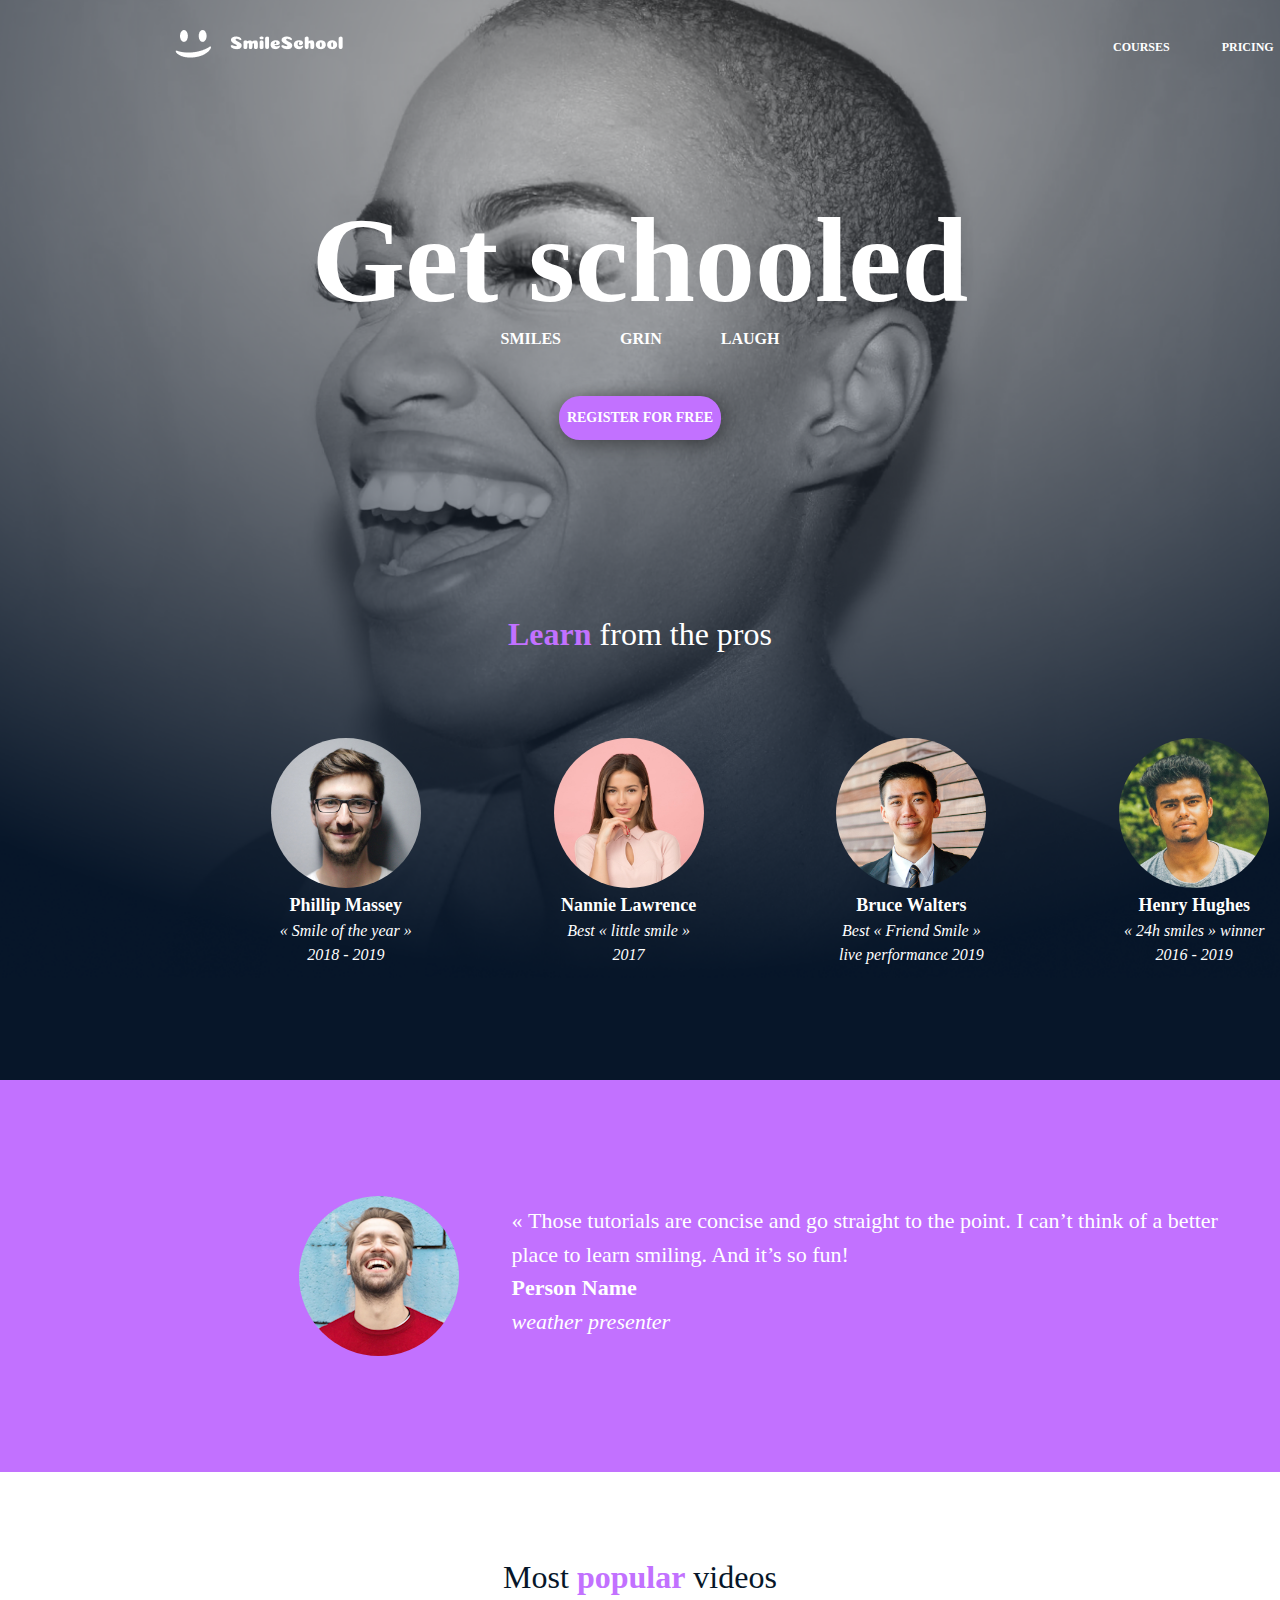
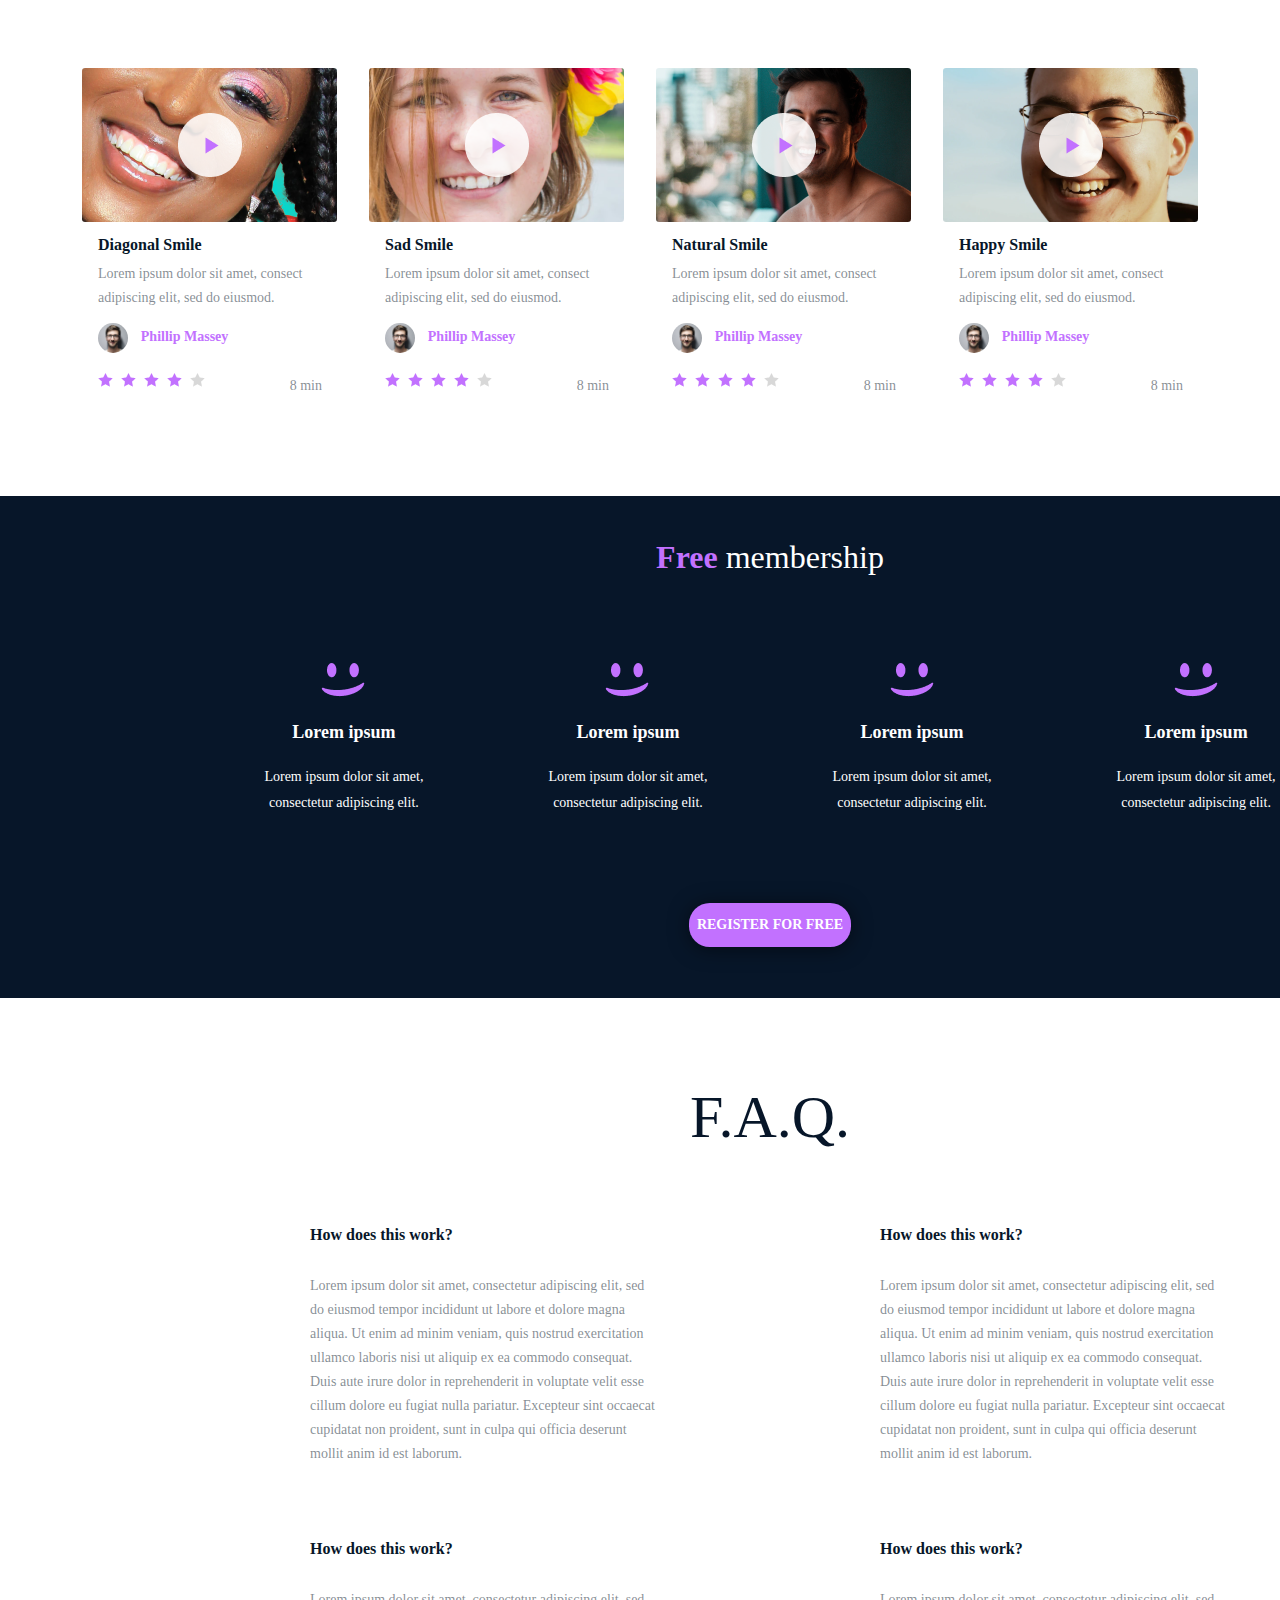
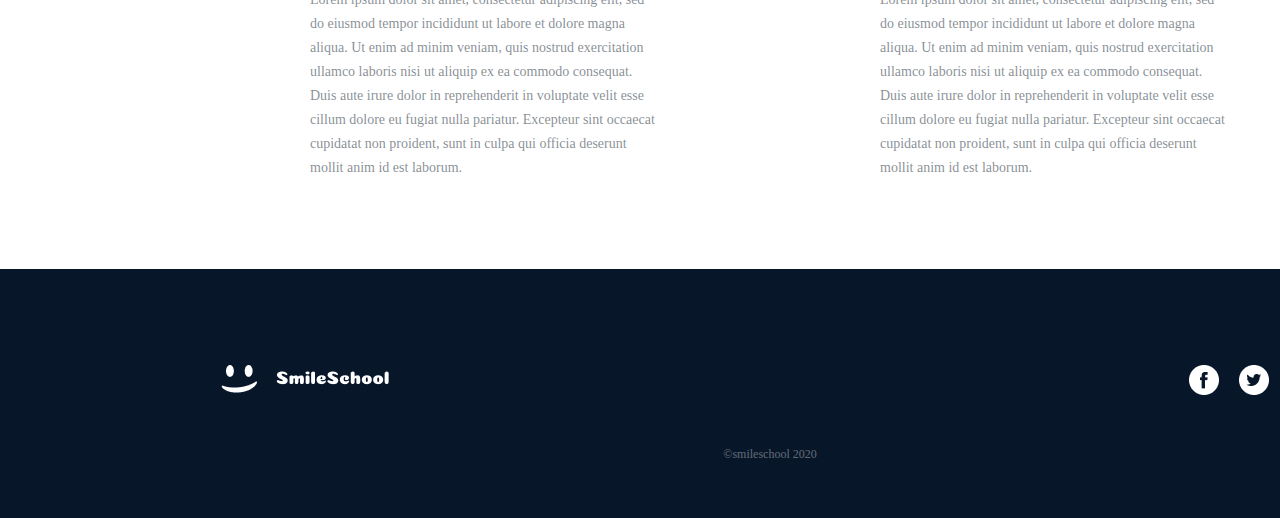
<file: index.html>
<!DOCTYPE html>
<html lang="en">
<head>
  <meta charset="UTF-8">
  <meta name="viewport" content="width=device-width, initial-scale=1.0">
  <title>Homepage</title>
  <link rel="stylesheet" type="text/css" href="styles.css">
</head>
<body>
  <header>
    <!--  HEADER  -->
    <div class="header_container">
      <a href="#">
        <img src="images/logo.png" alt="LOGO">
      </a>
      <div class="navbar_buttons">
        <a href="#">COURSES</a>
        <a href="#">PRICING</a>
        <a href="#">LOGIN</a>
      </div>
    </div>
  </header>
  <main>
    <!-- BANNER SECTION -->
    <section class="banner">
      <div class="banner_container">
      <div class="banner_big_text">
        <h1>Get schooled</h1>
          <p>SMILES GRIN LAUGH</p> 
        <button>REGISTER FOR FREE</button>
      </div>
    <div class="pros_container">
      <h2><span>Learn</span> from the pros</h2>
      <div class="pro_content_container">
        <div class="pro1">
          <img src="images/pro1.png" alt="IMAGE">
          <h4>Phillip Massey</h4>
          <p>« Smile of the year » 2018 - 2019</p>
        </div>
        <div class="pro2">
          <img src="images/pro2.png" alt="IMAGE">
          <h4>Nannie Lawrence</h4>
          <p>Best « little smile » 2017</p>
        </div>
        <div class="pro3">
          <img src="images/pro3.png" alt="IMAGE">
          <h4>Bruce Walters</h4>
          <p>Best « Friend Smile » live performance 2019</p>
        </div>
        <div class="pro4">
          <img src="images/pro4.png" alt="IMAGE">
          <h4>Henry Hughes</h4>
          <p>« 24h smiles » winner 2016 - 2019</p>
        </div>
      </div>
      </div>
    </div>
    </section>
    <!-- QUOTE SECTION -->
    <section>
      <div class="quote_container">
        <div class="quote_w_img">
          <div class="quote_img">
            <img src="images/veryHappyMan.png" alt="IMAGE">
          </div>
        <div class="quote_text_container">
          <blockquote>« Those tutorials are concise and go straight to the point. I can’t think of a better place to learn smiling. And it’s so fun!</blockquote>
          <cite>Person Name</cite>
          <p>weather presenter</p>
        </div>
        </div>
      </div>
    </section>
    <!-- VIDEO SECTION -->
    <section>
      <div class="video_container">
        <h2>Most <span>popular</span> videos</h2>
        <div class="video_content_container">
          <div class="video">
            <div class="video_box">
            <img class="thumbnail" src="images/video1.png" alt="IMAGE">
            <img class="play" src="images/playbutton.png" alt="playbutton">
            </div>
            <h5>Diagonal Smile</h5>
            <p>Lorem ipsum dolor sit amet, consect adipiscing elit, sed do eiusmod.
            </p>
            <div class="video_person">
              <img src="images/pro1.png" alt="IMAGE">
              <h6>Phillip Massey</h6>
            </div>
            <div class="rating_container">
              <div>
                <img src="images/rating.png" alt="IMAGE">
              </div>
              <p>8 min</p>
            </div>
          </div>
          <div class="video">
            <div class="video_box">
            <img class="thumbnail" src="images/video2.png" alt="IMAGE">
            <img class="play" src="images/playbutton.png" alt="playbutton">
            </div>
            <h5>Sad Smile</h5>
            <p>Lorem ipsum dolor sit amet, consect adipiscing elit, sed do eiusmod.
            </p>
            <div class="video_person">
              <img src="images/pro1.png" alt="IMAGE">
              <h6>Phillip Massey</h6>
            </div>
            <div class="rating_container">
              <div>
                <img src="images/rating.png" alt="IMAGE">
              </div>
              <p>8 min</p>
            </div>
          </div>
          <div class="video">
            <div class="video_box">
            <img class="thumbnail" src="images/video3.png" alt="IMAGE">
            <img class="play" src="images/playbutton.png" alt="playbutton">
            </div>
            <h5>Natural Smile</h5>
            <p>Lorem ipsum dolor sit amet, consect adipiscing elit, sed do eiusmod.
            </p>
            <div class="video_person">
              <img src="images/pro1.png" alt="IMAGE">
              <h6>Phillip Massey</h6>
            </div>
            <div class="rating_container">
              <div>
                <img src="images/rating.png" alt="IMAGE">
              </div>
              <p>8 min</p>
            </div>
          </div>
            <div class="video">
              <div class="video_box">
              <img class="thumbnail" src="images/video4.png" alt="IMAGE">
              <img class="play" src="images/playbutton.png" alt="playbutton">
              </div>
              <h5>Happy Smile</h5>
              <p>Lorem ipsum dolor sit amet, consect adipiscing elit, sed do eiusmod.
              </p>
              <div class="video_person">
                <img src="images/pro1.png" alt="IMAGE">
                <h6>Phillip Massey</h6>
              </div>
              <div class="rating_container">
                <div>
                  <img src="images/rating.png" alt="IMAGE">
                </div>
                <p>8 min</p>
              </div>
            </div>
        </div>
      </div>
    </section>
    <!-- Membership Section -->
    <section>
      <div class="membership_container">
        <h2><span>Free</span> membership</h2>
        <div class="membership_content_container">
          <div class="membership">
            <img src="images/smile.png" alt="IMAGE">
            <h5>Lorem ipsum</h5>
            <p>Lorem ipsum dolor sit amet, consectetur adipiscing elit.</p>
          </div>
          <div class="membership">
            <img src="images/smile.png" alt="IMAGE">
            <h5>Lorem ipsum</h5>
            <p>Lorem ipsum dolor sit amet, consectetur adipiscing elit.</p>
          </div>
          <div class="membership">
            <img src="images/smile.png" alt="IMAGE">
            <h5>Lorem ipsum</h5>
            <p>Lorem ipsum dolor sit amet, consectetur adipiscing elit.</p>
          </div>
          <div class="membership">
            <img src="images/smile.png" alt="IMAGE">
            <h5>Lorem ipsum</h5>
            <p>Lorem ipsum dolor sit amet, consectetur adipiscing elit.</p>
          </div>
        </div>
        <button>REGISTER FOR FREE</button>
      </div>
    </section>
    <!-- FAQ Section -->
    <section>
      <div class="FAQ_container">
        <h1>F.A.Q.</h1>
        <div class="Q1ANDQ2">
          <div class="Q1">
            <h5>How does this work?</h5>
            <p>Lorem ipsum dolor sit amet, consectetur adipiscing elit, sed do eiusmod tempor incididunt ut labore et dolore magna aliqua. Ut enim ad minim veniam, quis nostrud exercitation ullamco laboris nisi ut aliquip ex ea commodo consequat. Duis aute irure dolor in reprehenderit in voluptate velit esse cillum dolore eu fugiat nulla pariatur. Excepteur sint occaecat cupidatat non proident, sunt in culpa qui officia deserunt mollit anim id est laborum.</p>
          </div>
          <div class="Q2">
            <h5>How does this work?</h5>
            <p>Lorem ipsum dolor sit amet, consectetur adipiscing elit, sed do eiusmod tempor incididunt ut labore et dolore magna aliqua. Ut enim ad minim veniam, quis nostrud exercitation ullamco laboris nisi ut aliquip ex ea commodo consequat. Duis aute irure dolor in reprehenderit in voluptate velit esse cillum dolore eu fugiat nulla pariatur. Excepteur sint occaecat cupidatat non proident, sunt in culpa qui officia deserunt mollit anim id est laborum.</p>
          </div>
        </div>
        <div class="Q3ANDQ4">
          <div class="Q3">
            <h5>How does this work?</h5>
            <p>Lorem ipsum dolor sit amet, consectetur adipiscing elit, sed do eiusmod tempor incididunt ut labore et dolore magna aliqua. Ut enim ad minim veniam, quis nostrud exercitation ullamco laboris nisi ut aliquip ex ea commodo consequat. Duis aute irure dolor in reprehenderit in voluptate velit esse cillum dolore eu fugiat nulla pariatur. Excepteur sint occaecat cupidatat non proident, sunt in culpa qui officia deserunt mollit anim id est laborum.</p>
          </div>
          <div class="Q4">
            <h5>How does this work?</h5>
            <p>Lorem ipsum dolor sit amet, consectetur adipiscing elit, sed do eiusmod tempor incididunt ut labore et dolore magna aliqua. Ut enim ad minim veniam, quis nostrud exercitation ullamco laboris nisi ut aliquip ex ea commodo consequat. Duis aute irure dolor in reprehenderit in voluptate velit esse cillum dolore eu fugiat nulla pariatur. Excepteur sint occaecat cupidatat non proident, sunt in culpa qui officia deserunt mollit anim id est laborum.</p>
          </div>
        </div>
      </div>
    </section>
  </main>
  <footer>
    <div class="footer_box">
        <div class="footer_row">
          <div class="footer_logo">
            <img src="images/logo.png" alt="LOGO">
          </div>
          <div class="footer_socials">
            <img src="images/social_icons.png" alt="socials">
          </div>
        </div>
      <div class="copyright">
        <p>©smileschool 2020</p>
      </div>
    </div>
  </footer>
</body>
</html>
</file>
<file: styles.css>
* { 
  box-sizing: border-box;
  padding: 0;
  margin: 0;
}

body {
  height: 100%;
  width: 100%;
}

header {
  position: absolute;
  display: flex;
  justify-content: center;
  align-items: center;
  left: 175px;
  z-index: 2;
}

.header_container {
  display: flex;
  justify-content: space-between;
  align-items: center;
  padding: 30px 10%;
}

.navbar_buttons {
  display: inline-flex;
  height: 0.9375rem;
  justify-content: center;
  align-items: flex-start;
  gap: 3.25rem;
  flex-shrink: 0;
  margin-left: 770px;
}

.navbar_buttons a {
  color: white;
  font-family: "Source Sans Pro";
  font-size: 0.75rem;
  font-style: normal;
  font-weight: 700;
  line-height: normal;
  text-decoration: none;
}

.banner {
  background: url(images/BannerBackgroundWGradient.png) center/cover no-repeat; 
  width: 1440;
  height: 1080px; 
  z-index: 1;
  flex-shrink: 0;
}

.banner_container {
  position: absolute;
  width: 100%;
  height: 162.11%;
  z-index: 1;
}

.banner_big_text {
  width: 100%;
  display: flex;
  flex-direction: column;
  align-items: center;
}

.banner_big_text h1 {
  color: #FFF;
  text-align: center;
  font-family: "Source Sans Pro";
  font-size: 7.5rem;
  font-style: normal;
  font-weight: 700;
  line-height: normal;
  margin-top: 12rem;
}

.banner_big_text p { 
  color: #FFF;
  font-family: "Source Sans Pro";
  font-size: 1rem;
  font-style: normal;
  font-weight: 700;
  line-height: normal;
  align-content: center;
  word-spacing: 55px;
}

.banner_big_text button { /* Button */
  border-radius: 1.3rem;
  border: none;
  background: #C271FF;
  color: #FFF;
  text-align: center;
  font-family: "Source Sans Pro";
  font-size: 0.875rem;
  font-style: normal;
  font-weight: 600;
  line-height: normal;
  width: 10.125rem;
  height: 2.75rem;
  flex-shrink: 0;
  margin-top: 3rem;
  box-shadow: 0px 2px 20px 0px rgba(0, 0, 0, 0.50); 
}

.pros_container {
  justify-content: center;
  text-align: center;
  margin-top: 11rem;
}

.pros_container span {
  color: #C271FF;
  text-align: center;
  font-family: "Source Sans Pro";
  font-size: 2rem;
  font-style: normal;
  font-weight: 700;
  line-height: normal; 
}

.pros_container h2 {
  color: #FFF;
  font-family: "Source Sans Pro";
  font-size: 32px;
  font-style: normal;
  font-weight: 300;
  line-height: normal; ;
}

.pro1, .pro2, .pro3, .pro4 {
  flex-direction: column;
  width: 150px;
  height: 215px;
  flex-shrink: 0;
}

.pro_content_container {
  display: flex;
  width: 1540px;
  height: 300px;
  justify-content: center;
  align-items: flex-end;
  flex-shrink: 0;
  gap: 8.3rem;
}

.pro_content_container h4 {
  color: #FFF;
  text-align: center;
  font-family: "Source Sans Pro";
  font-size: 18px;
  font-style: normal;
  font-weight: 900;
  line-height: 27px; /* 150% */ 
}

.pro_content_container p {
  color: #FFF;
  text-align: center;
  font-family: "Source Sans Pro";
  font-size: 16px;
  font-style: italic;
  font-weight: 400;
  line-height: 24px; /* 150% */ 
}

.pro_content_container img {
  width: 9.375rem;
  height: 9.375rem;
  flex-shrink: 0;
  border-radius: 50%;
  z-index: 2;
}

.quote_container {
  width: 1540px;
  height: 392px;
  flex-shrink: 0;
  background-color:#C271FF;
  flex-direction: row;
  display: flex;
  align-items: center;
  justify-content: center;
}

.quote_img img {
  width: 160px;
  height: 160px;
  flex-shrink: 0;
  border-radius: 50%;
}

.quote_w_img {
  width: 943px;
  height: 160px;
  flex-shrink: 0;
  display: flex;
  justify-content: space-between;
}

.quote_text_container {
  flex-shrink: 0;
  width: 730px;
  height: 158;
  margin-top: 0.5rem;
}

.quote_text_container blockquote {
  color: #FFF;
  font-family: "Source Sans Pro";
  font-size: 22px;
  font-style: normal;
  font-weight: 400;
  line-height: 33.6px; /* 152.727% */ 
}

.quote_text_container cite {
  color: #FFF;
  font-family: "Source Sans Pro";
  font-size: 22px;
  font-style: normal;
  font-weight: 700;
  line-height: 33.6px; /* 152.727% */
}

.quote_text_container p {
  color: #FFF;
  font-family: "Source Sans Pro";
  font-size: 22px;
  font-style: italic;
  font-weight: 400;
  line-height: 33.6px; /* 152.727% */ 
}

.video_container {
  width: 76.75rem;
  height: 28.125rem;
  flex-shrink: 0;
  margin: 5.44rem auto 5.44rem auto;
  text-align: center;
}

.video_container h2 {
  color: #071629;
  text-align: center;
  font-family: "Source Sans Pro";
  font-size: 2rem;
  font-style: normal;
  font-weight: 300;
  line-height: normal;
}

.video_container span {
  color: #C271FF;
  font-family: "Source Sans Pro";
  font-size: 2rem;
  font-style: normal;
  font-weight: 700;
  line-height: normal; 
}

.video_content_container {
  margin-top: 5rem;
  display: flex;
  align-items: center;
  justify-content: center;
  gap: 2rem;

}

.video_box .thumbnail {
  border-radius: 0.2rem;
  margin-bottom: 1rem;
}

.video {
  width: 15.9375rem;
  height: 20.9375rem;
  flex-shrink: 0;
  text-align: left;
}

.video_content_container h5 {
  color: #071629;
  font-family: "Source Sans Pro";
  font-size: 1rem;
  font-style: normal;
  font-weight: 700;
  line-height: normal;
  margin-left: 1rem;
  margin-top: 0.4rem;
}

.video_content_container p {
  color: rgba(7, 22, 41, 0.50);
  font-family: "Source Sans Pro";
  font-size: 0.875rem;
  font-style: normal;
  font-weight: 400;
  line-height: 1.5rem; /* 171.429% */
  margin-left: 1rem;
  margin-top: 0.5rem;
}

.video_person h6 {
  color: #C271FF;
  font-family: "Source Sans Pro";
  font-size: 0.875rem;
  font-style: normal;
  font-weight: 600;
  line-height: 1.6875rem; /* 192.857% */ 
}

.video_person {
  flex-direction: column;
}

.video_person img {
  width: 1.875rem;
  height: 1.875rem;
  flex-shrink: 0;
  border-radius: 50%;
}

.video_person {
  display: flex;
  flex-direction: row;
  justify-content: flex-start;
  gap: 0.8rem;
  margin-left: 1rem;
  margin-top: 0.8rem;
}

.rating_container {
  width: 14rem;
  display: flex;
  flex-direction: row;
  justify-content: space-between;
  margin-top: 0.8rem;
  align-items: center;
  margin-left: 1rem;
}

.video_box {
  width: 15.9375rem;
  height: 9.625rem; 
  display: flex;
  align-items: center;
}

.video_box .play {
  z-index: 2;
  position: absolute;
  margin-left: 6rem;
  margin-bottom: 1rem;
}

.membership_container {
  width: 1540px;
  height: 502px;
  flex-shrink: 0;
  background-color: #071629;
  display: flex;
  flex-direction: column;
  align-items: center;
  justify-content: space-around;
}

.membership_container h2 {
  color: #FFF;
  font-family: "Source Sans Pro";
  font-size: 32px;
  font-style: normal;
  font-weight: 300;
  line-height: normal; 
}

.membership_container span {
  color: #C271FF;
  text-align: center;
  font-family: "Source Sans Pro";
  font-size: 32px;
  font-style: normal;
  font-weight: 700;
  line-height: normal;
}

.membership_content_container {
  display: flex;
  flex-direction: row;
  gap: 1.69rem;
}

.membership {
  width: 16.0625rem;
  height: 9.5625rem;
  flex-shrink: 0; 
  display: flex;
  flex-direction: column;
  align-items: center;
  justify-content: space-between;
}

.membership h5 {
  color: #FFF;
  text-align: center;
  font-family: "Source Sans Pro";
  font-size: 1.125rem;
  font-style: normal;
  font-weight: 600;
  line-height: 1.625rem; /* 144.444% */
}

.membership p {
  width: 13.8125rem; 
  color: #FFF;
  text-align: center;
  font-family: "Source Sans Pro";
  font-size: 0.875rem;
  font-style: normal;
  font-weight: 400;
  line-height: 1.625rem; /* 185.714% */
}

.membership_container button {
  border-radius: 1.3rem;
  border: none;
  background: #C271FF;
  color: #FFF;
  text-align: center;
  font-family: "Source Sans Pro";
  font-size: 0.875rem;
  font-style: normal;
  font-weight: 600;
  line-height: normal;
  width: 10.125rem;
  height: 2.75rem;
  flex-shrink: 0;
  box-shadow: 0px 2px 20px 0px rgba(0, 0, 0, 0.50);
  margin-bottom: 0.5rem;
}

.FAQ_container {
  width: 1540px;
  height: 44.1875rem;
  display: flex;
  flex-shrink: 0;
  justify-content: center;
  flex-direction: column;
  align-items: center;
  align-content: center;
  gap: 4.63rem;
  margin-top: 5rem;
  margin-bottom: 5.25rem;
}

.FAQ_container h1 {
  color: #071629;
  text-align: center;
  font-family: "Source Sans Pro";
  font-size: 3.75rem;
  font-style: normal;
  font-weight: 300;
  line-height: normal;
}

.Q1ANDQ2 {
  width: 57.5rem;
  display: flex;
  flex-direction: row;
  justify-content: space-between;
}

.Q3ANDQ4 {
  width: 57.5rem;
  display: flex;
  flex-direction: row;
  justify-content: space-between;
}

.Q1, .Q2, .Q3, .Q4 {
  display: flex;
  width: 21.875rem;
  flex-direction: column;
  justify-content: center;
  align-items: flex-start;
  gap: 1.875rem;
}

.Q1 h5, .Q2 h5, .Q3 h5, .Q4 h5 {
  color: #071629;
  font-family: "Source Sans Pro";
  font-size: 1rem;
  font-style: normal;
  font-weight: 700;
  line-height: normal; 
}

.Q1 p, .Q2 p, .Q3 p, .Q4 p {
  color: rgba(7, 22, 41, 0.50);
  font-family: "Source Sans Pro";
  font-size: 0.875rem;
  font-style: normal;
  font-weight: 400;
  line-height: 1.5rem; /* 171.429% */
}

.footer_box {
  width: 1540px;
  height: 15.5625rem;
  flex-shrink: 0;
  display: flex;
  background: #071629;
  flex-direction: column;
  align-items: center;
}

.footer_row {
  margin-top: 6rem;
  display: flex;
  justify-content: space-around;
  flex-direction: row;
  gap: 50rem;
}

.copyright {
  margin-top: 3rem;
}

.copyright p {
  color: #FFF;
  font-family: "Source Sans Pro";
  font-size: 0.75rem;
  font-style: normal;
  font-weight: 400;
  line-height: normal;
  opacity: 0.3517;
}
</file>
